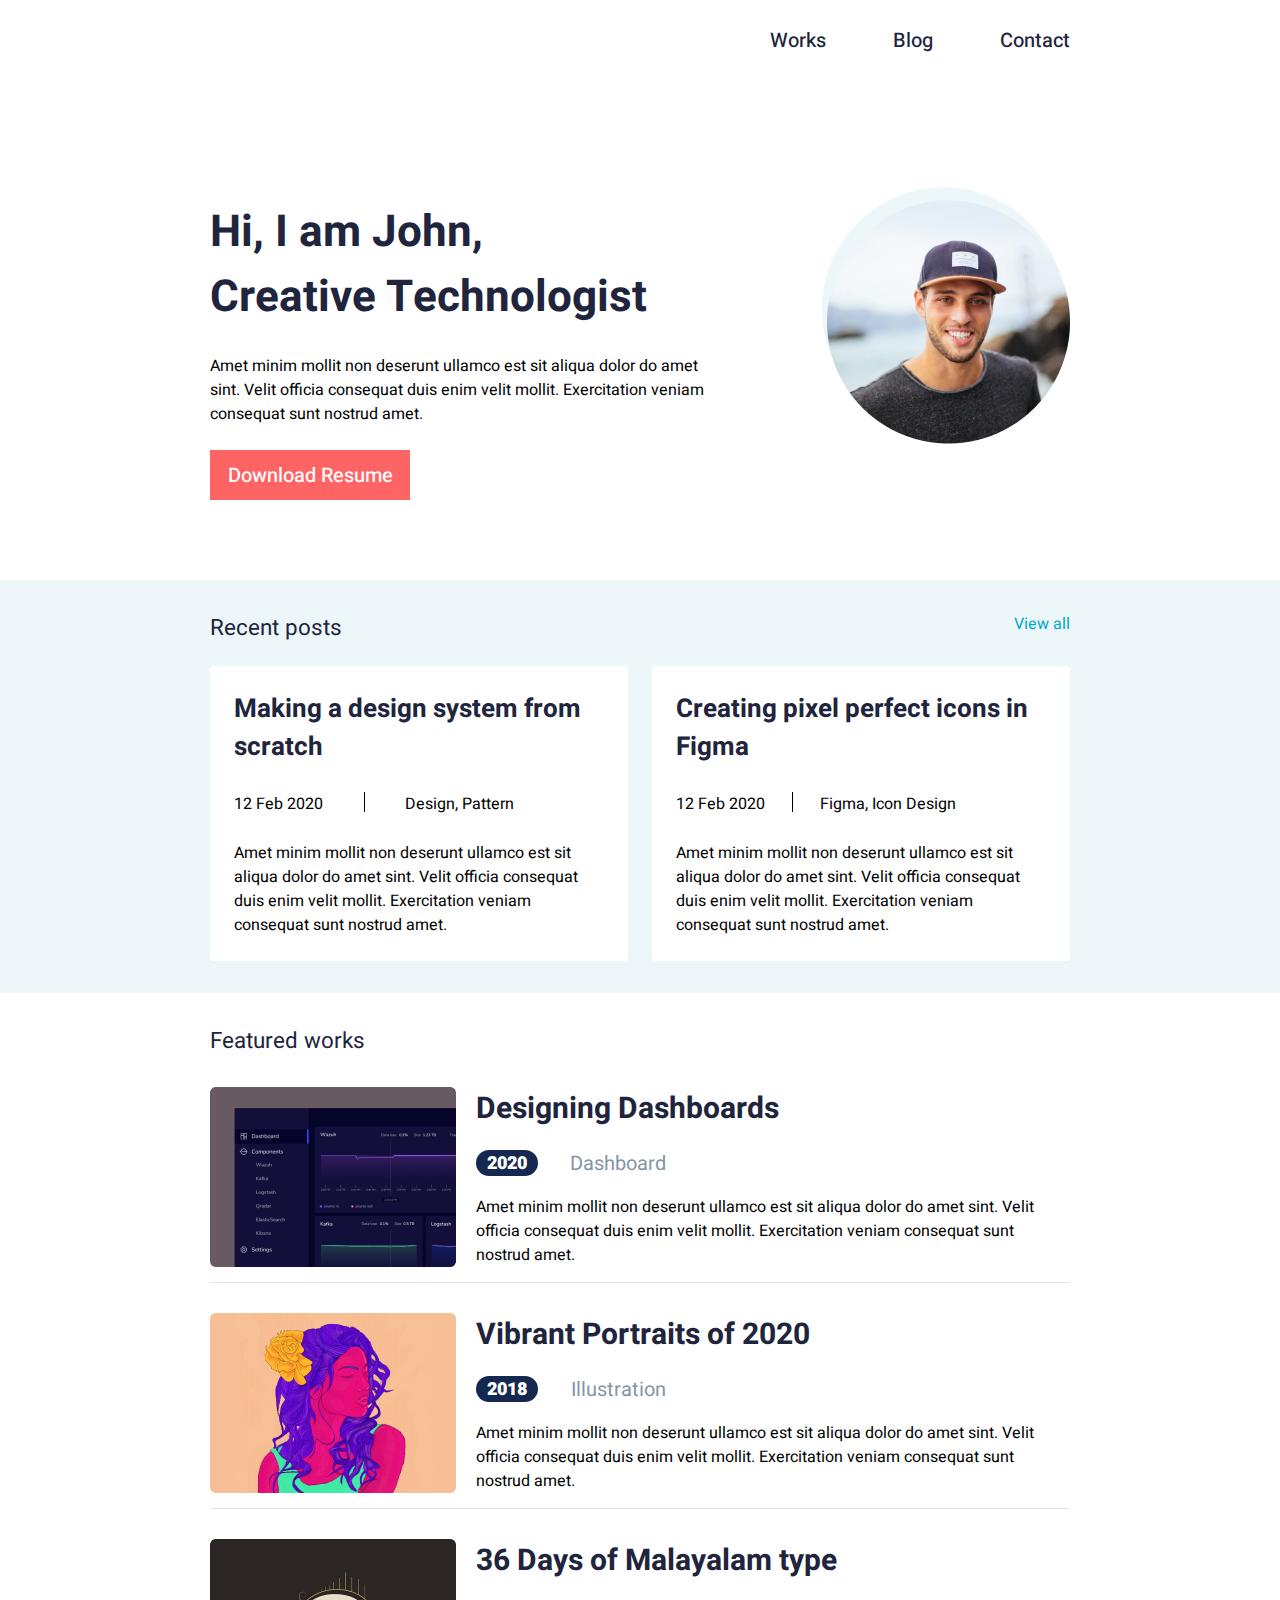
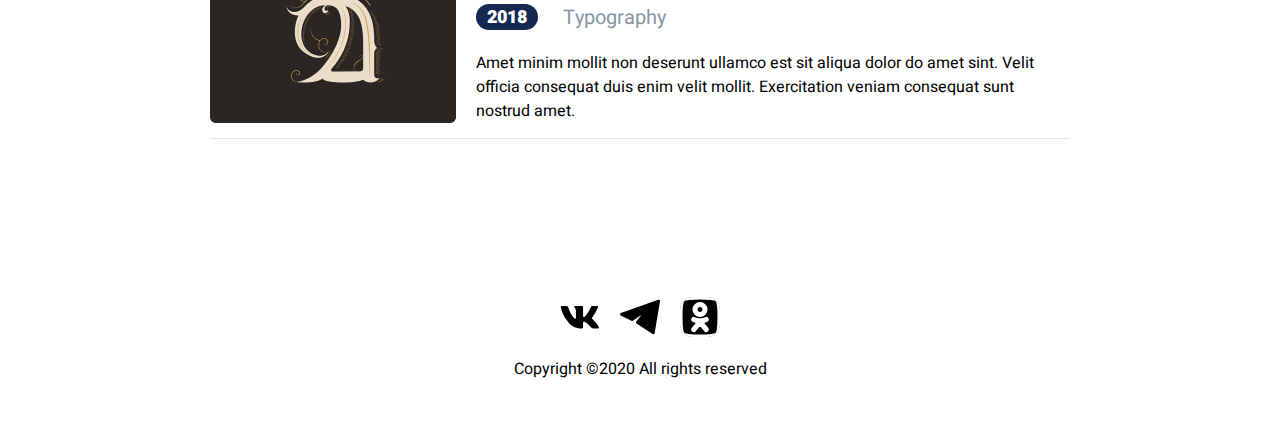
<file: index.html>
<!DOCTYPE html>
<html lang="ru">
<head>
    <meta charset="UTF-8">
    <meta http-equiv="X-UA-Compatible" content="IE=edge">
    <meta name="viewport" content="width=device-width, initial-scale=1.0">
    <link rel="stylesheet" href="css/style.css">
    <link rel="preconnect" href="https://fonts.googleapis.com">
    <link rel="preconnect" href="https://fonts.gstatic.com" crossorigin>
    <link href="https://fonts.googleapis.com/css2?family=Heebo:wght@300;400;500;600;700;800;900&display=swap" rel="stylesheet">
    <title>John</title>
</head>
    <body>
        <main>
            <div class="container">
                <header>
                    <ul class="menu">
                        <li><a href="work.html">Works</a></li>
                        <li><a href="blogs.html">Blog</a></li>
                        <li><a href="#">Contact</a></li>
                    </ul>
                    <button class="burger" onclick="toggleMenu()">
                        <span class="line line-1"></span>
                        <span class="line line-2"></span>
                        <span class="line line-3"></span>
                    </button>
                </header>
            </div>

            <div class="container">
                <div class="content">
                    <div class="content-left">
                        <h1>Hi, I am John,<br> Creative Technologist</h1>
                        <p>Amet minim mollit non deserunt ullamco est sit aliqua dolor 
                            do amet sint. Velit officia consequat duis enim velit mollit. 
                            Exercitation veniam consequat sunt nostrud amet.</p>
                        <button>Download Resume</button>
                    </div>
                    <div class="content-right">
                        <img src="img/men.png" alt="John">
                    </div>
                </div>
            </div>

            <section class="recent">
                <div class="container">
                    <div class="recent-header">
                        <h3>Recent posts</h3>
                        <a href="" class="all"> View all</a>
                    </div>
                    <div class="recent-container">
                        <div class="recent-card-conteiner">
                            <h3>Making a design system from scratch</h3>
                            <div class="description">
                                <p>12 Feb 2020</p>
                                <span class="line"></span>
                                <p>Design, Pattern</p>
                            </div>
                            <p>Amet minim mollit non deserunt ullamco est
                            sit aliqua dolor do amet sint. Velit officia 
                            consequat duis enim velit mollit. Exercitation veniam consequat
                            sunt nostrud amet.
                            </p>
                        </div>

                        <div class="recent-card-conteiner">
                            <h3>Creating pixel perfect icons in Figma</h3>
                            <div class="description">
                                <p>12 Feb 2020</p>
                                <span class="line"></span>
                                <p>Figma, Icon Design</p>
                            </div>
                            <p>Amet minim mollit non deserunt ullamco est sit aliqua
                                dolor do amet sint. Velit officia consequat duis enim velit mollit.
                                Exercitation veniam consequat sunt nostrud amet.
                            </p>
                        </div>
                    </div>

                </div>
            </section>

            <section class="works">
                <div class="container">
                    <div class="works-header">
                        <h3>Featured works</h3>
                    </div>
                    <div class="works-card-container">
                        <img src="img/Designing.png" alt="1"/>
                        <div class="works-card-description">
                            <h3>Designing Dashboards</h3>
                            <div class="description">
                                <div class="date">2020</div>
                                <div class="tag">Dashboard</div>
                            </div>
                            <p>
                                Amet minim mollit non deserunt ullamco est sit 
                                aliqua dolor do amet sint. Velit officia consequat duis 
                                enim velit mollit. Exercitation veniam consequat sunt nostrud amet.
                            </p>
                        </div>
                    </div>
                    <div class="works-card-container">
                        <img src="img/Vibrant.png" alt="1"/>
                        <div class="works-card-description">
                            <h3>Vibrant Portraits of 2020</h3>
                            <div class="description">
                                <div class="date">2018</div>
                                <div class="tag">Illustration</div>
                            </div>
                            <p>
                                Amet minim mollit non deserunt ullamco est sit aliqua dolor 
                                do amet sint. Velit officia consequat duis enim velit mollit. 
                                Exercitation veniam consequat sunt nostrud amet.
                            </p>
                        </div>
                    </div>
                    <div class="works-card-container">
                        <img src="img/36 Days.png" alt="1"/>
                        <div class="works-card-description">
                            <h3>36 Days of Malayalam type</h3>
                            <div class="description">
                                <div class="date">2018</div>
                                <div class="tag">Typography</div>
                            </div>
                            <p>
                                Amet minim mollit non deserunt ullamco est sit aliqua dolor 
                                do amet sint. Velit officia consequat duis enim velit mollit. 
                                Exercitation veniam consequat sunt nostrud amet.
                            </p>
                        </div>
                    </div>
                </div>
            </section>

            <footer>
                <nav>
                    <ul>
                        <li><a href="#">
                            <div class="vk"></div>
                        </a></li>
                        <li><a href="#">
                            <div class="tg"></div>
                        </a></li>
                        <li><a href="#">
                            <div class="ok"></div>
                        </a></li>
                    </ul>
                </nav>
                <p>Copyright ©2020 All rights reserved </p>
            </footer>
        </main>
        <script src="js/script.js"></script>  
</body>
</html>
</file>
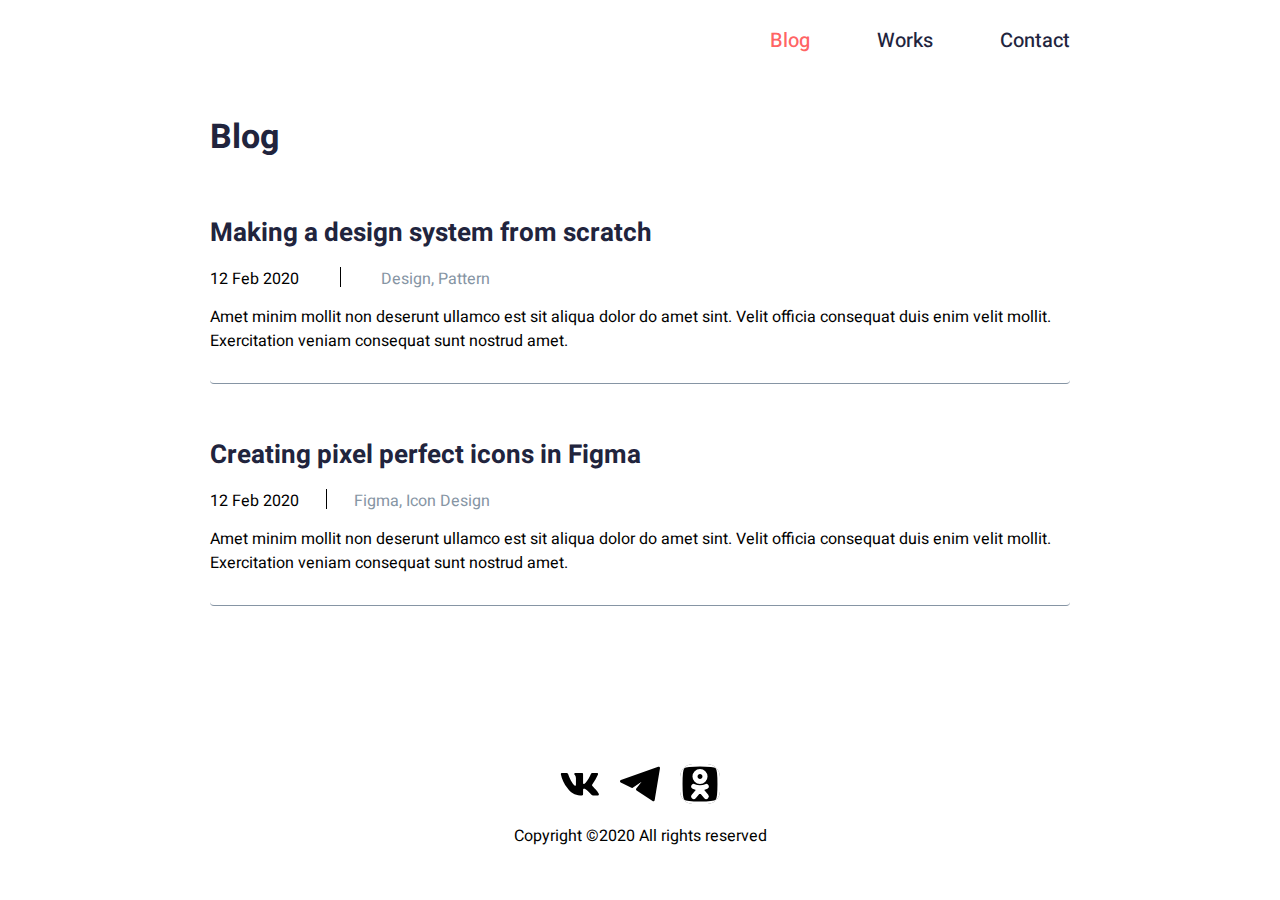
<file: blogs.html>
<!DOCTYPE html>
<html lang="en">
<head>
    <meta charset="UTF-8">
    <meta http-equiv="X-UA-Compatible" content="IE=edge">
    <meta name="viewport" content="width=device-width, initial-scale=1.0">
    <link rel="stylesheet" href="css/style.css">
    <link rel="preconnect" href="https://fonts.googleapis.com">
    <link rel="preconnect" href="https://fonts.gstatic.com" crossorigin>
    <link href="https://fonts.googleapis.com/css2?family=Heebo:wght@300;400;500;600;700;800;900&display=swap" rel="stylesheet">
    <title>Blogs</title>
</head>
<body>
    <main>
        <div class="container">
            <header>
                <ul class="menu">
                    <li><a href="#"class="active">Blog</a></li>
                    <li><a href="#" >Works</a></li>
                    <li><a href="#">Contact</a></li>
                </ul>
                <button class="burger" onclick="toggleMenu()">
                    <span class="line line-1"></span>
                    <span class="line line-2"></span>
                    <span class="line line-3"></span>
                </button>
            </header>

            <section class="recent blogs">
                <div class="container">
                    <div class="recent-header section-header">
                        <h2>Blog</h2>
                    </div>
                    <div class="recent-container">
                        <div class="recent-card-conteiner">
                            <h3>Making a design system from scratch</h3>
                            <div class="description">
                                <p>12 Feb 2020</p>
                                <span class="line"></span>
                                <p>Design, Pattern</p>
                            </div>
                            <p>Amet minim mollit non deserunt ullamco est
                            sit aliqua dolor do amet sint. Velit officia 
                            consequat duis enim velit mollit. Exercitation veniam consequat
                            sunt nostrud amet.
                            </p>
                        </div>

                        <div class="recent-card-conteiner">
                            <h3>Creating pixel perfect icons in Figma</h3>
                            <div class="description">
                                <p>12 Feb 2020</p>
                                <span class="line"></span>
                                <p>Figma, Icon Design</p>
                            </div>
                            <p>Amet minim mollit non deserunt ullamco est sit aliqua
                                dolor do amet sint. Velit officia consequat duis enim velit mollit.
                                Exercitation veniam consequat sunt nostrud amet.
                            </p>
                        </div>
                    </div>

                </div>
            </section>
        </div>
        
        <footer>
            <nav>
                <ul>
                    <li><a href="#">
                        <div class="vk"></div>
                    </a></li>
                    <li><a href="#">
                        <div class="tg"></div>
                    </a></li>
                    <li><a href="#">
                        <div class="ok"></div>
                    </a></li>
                </ul>
            </nav>
            <p>Copyright ©2020 All rights reserved </p>
        </footer>
    </main>
    <script src="js/script.js"></script> 
</body>
</html>
</file>
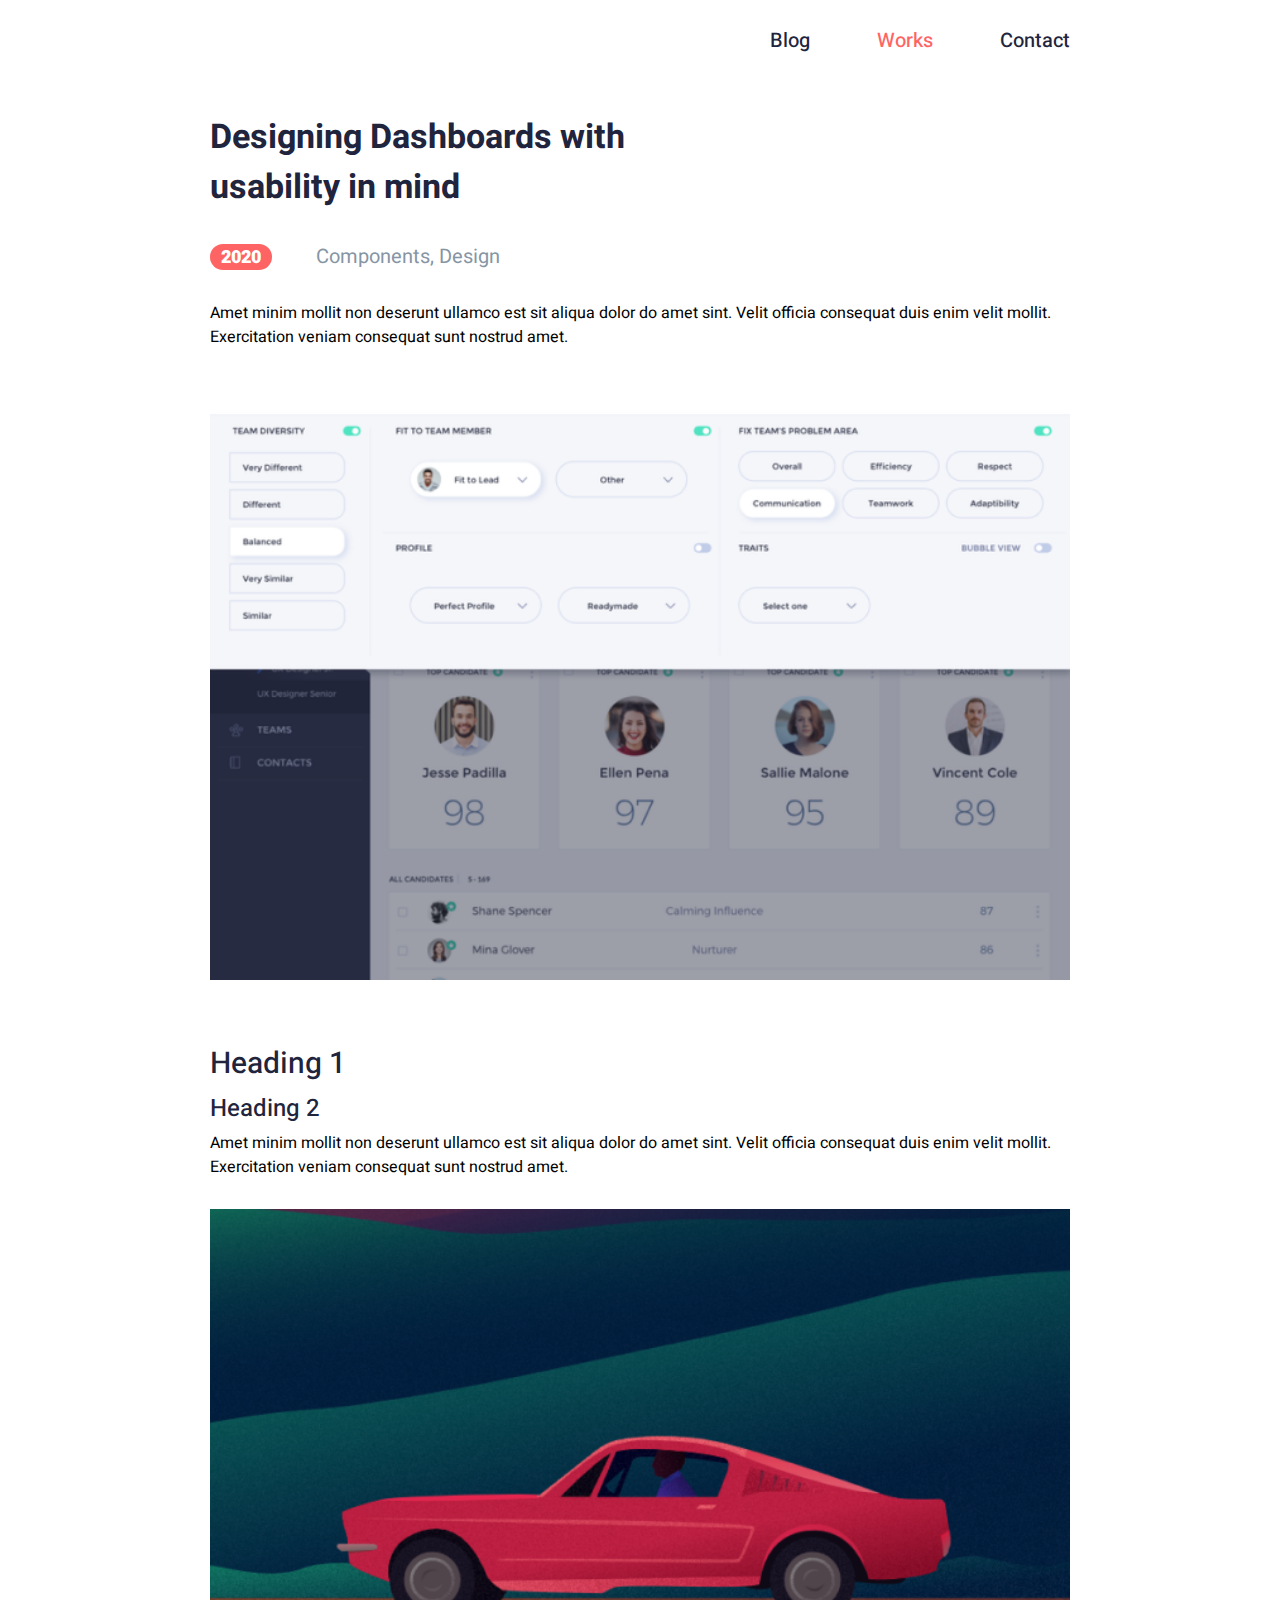
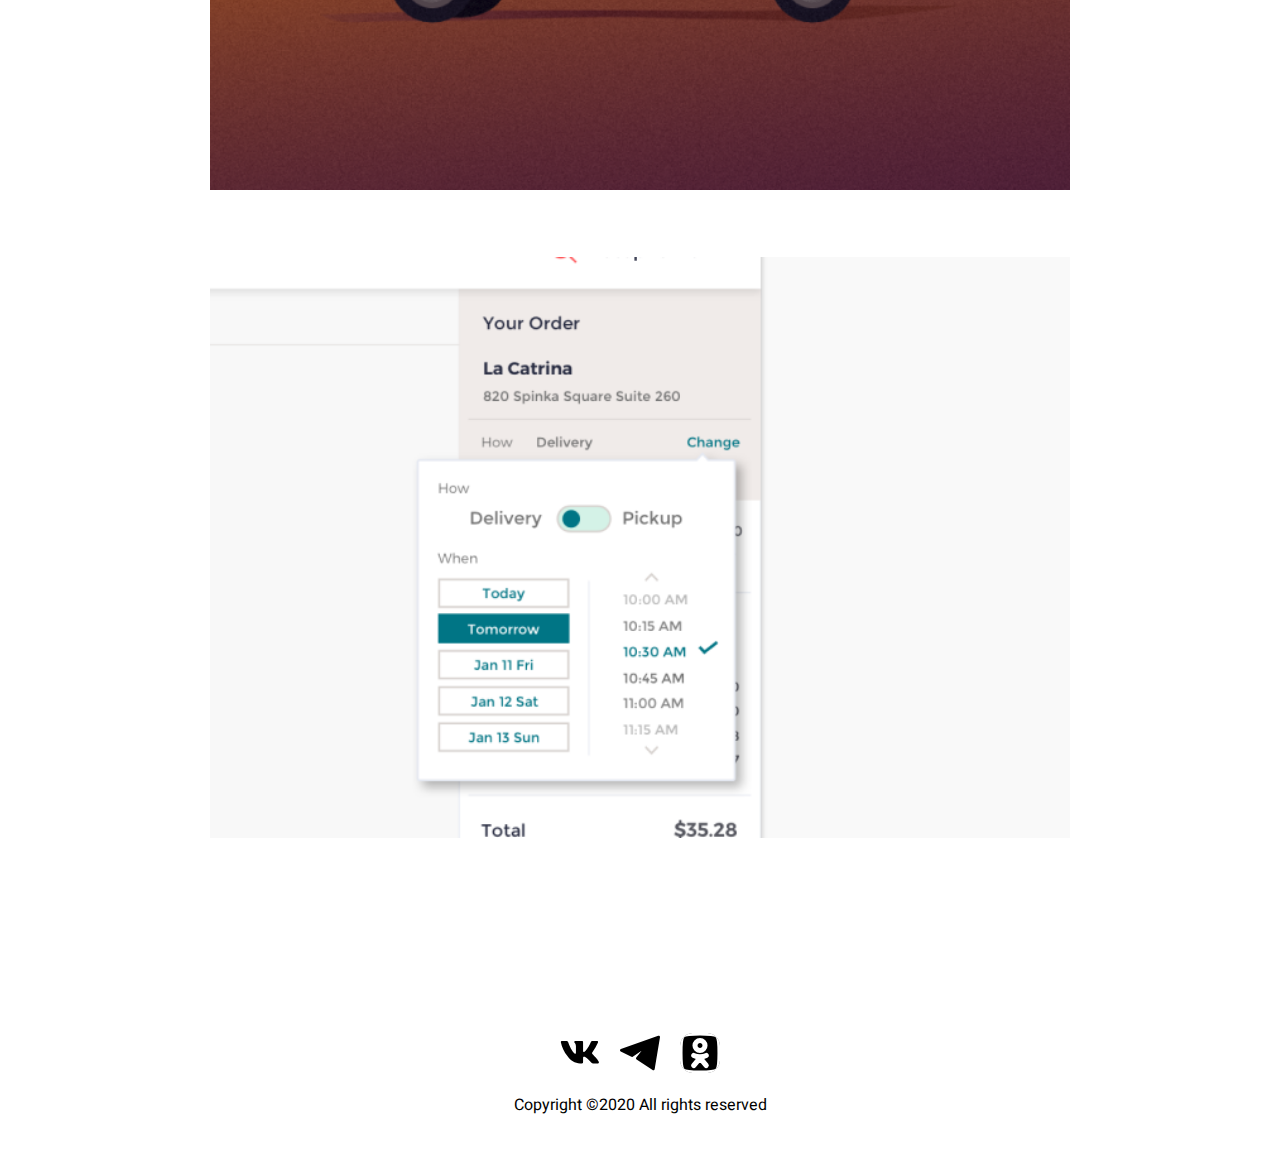
<file: work-detail.html>
<!DOCTYPE html>
<html lang="en">
<head>
    <meta charset="UTF-8">
    <meta http-equiv="X-UA-Compatible" content="IE=edge">
    <meta name="viewport" content="width=device-width, initial-scale=1.0">
    <link rel="stylesheet" href="css/style.css">
    <link rel="preconnect" href="https://fonts.googleapis.com">
    <link rel="preconnect" href="https://fonts.gstatic.com" crossorigin>
    <link href="https://fonts.googleapis.com/css2?family=Heebo:wght@300;400;500;600;700;800;900&display=swap" rel="stylesheet">
    <title>Work details</title>
</head>
<body>
    <main>
        <div class="container">
            <header>
                <ul class="menu">
                    <li><a href="index.html">Blog</a></li>
                    <li><a href="#" class="active">Works</a></li>
                    <li><a href="#">Contact</a></li>
                </ul>
                <button class="burger" onclick="toggleMenu()">
                    <span class="line line-1"></span>
                    <span class="line line-2"></span>
                    <span class="line line-3"></span>
                </button>
            </header>

            <section class="works work-detailed">
                <div class="container">
                    <div class="works-header section-header">
                        <h2>Designing Dashboards with <br>usability in mind</h2>
                        <div class="description">
                            <div class="date">2020</div>
                            <div class="tag">Components, Design</div>
                        </div>
                    </div>
                    <P>Amet minim mollit non deserunt ullamco est sit aliqua dolor do amet sint. 
                        Velit officia consequat duis enim velit mollit. Exercitation veniam consequat 
                        sunt nostrud amet.
                    </P>
                    <img src="img/work/img-1.png" alt="1" class="first-img">
                    <h3>Heading 1</h3>
                    <h4>Heading 2</h4>
                    <p>Amet minim mollit non deserunt ullamco est sit aliqua dolor do amet sint. 
                        Velit officia consequat duis enim velit mollit. 
                        Exercitation veniam consequat sunt nostrud amet.
                    </p>
                    <img src="img/work/img-2.png" alt="2">
                    <img src="img/work/img-3.png" alt="2">
                </div>
            </section>
        </div>
        
        <footer>
            <nav>
                <ul>
                    <li><a href="#">
                        <div class="vk"></div>
                    </a></li>
                    <li><a href="#">
                        <div class="tg"></div>
                    </a></li>
                    <li><a href="#">
                        <div class="ok"></div>
                    </a></li>
                </ul>
            </nav>
            <p>Copyright ©2020 All rights reserved </p>
        </footer>
    </main>
    <script src="js/script.js"></script> 
</body>
</html>
</file>
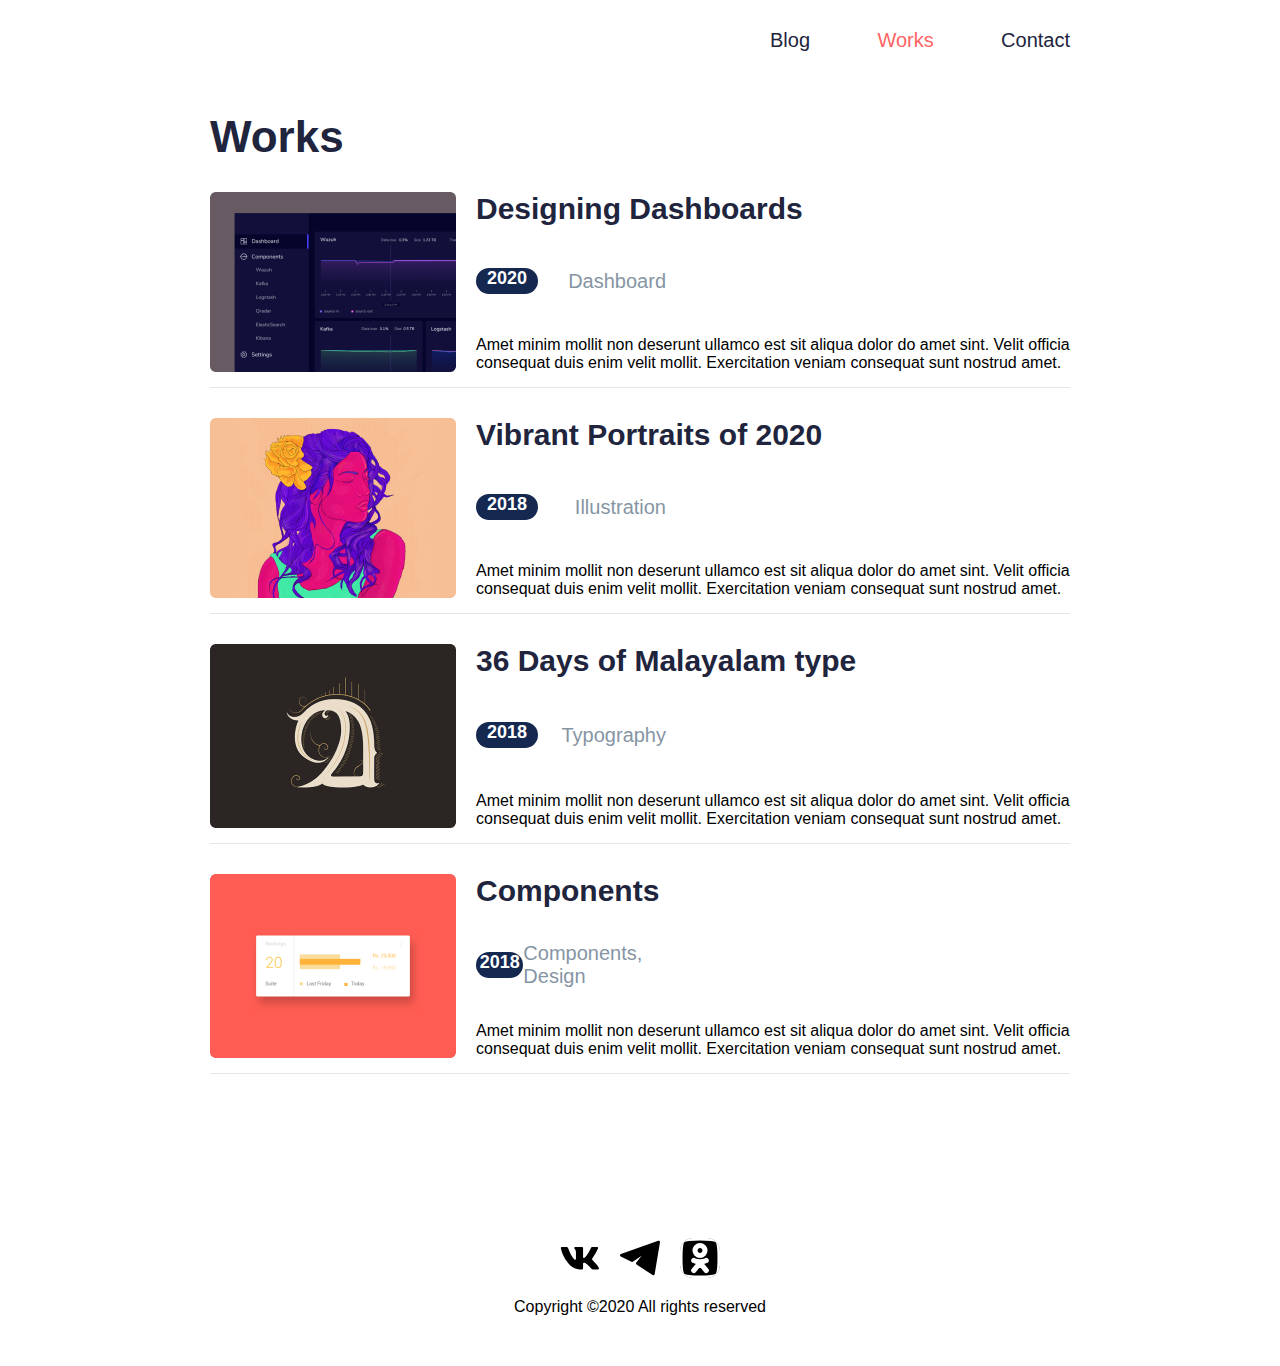
<file: work.html>
<!DOCTYPE html>
<html lang="en">
<head>
    <meta charset="UTF-8">
    <meta http-equiv="X-UA-Compatible" content="IE=edge">
    <meta name="viewport" content="width=device-width, initial-scale=1.0">
    <link rel="stylesheet" href="css/style.css">
    <title>Works</title>
</head>
<body>
    <main>
        <div class="container">
            <header>
                <ul class="menu">
                    <li><a href="index.html">Blog</a></li>
                    <li><a href="#" class="active">Works</a></li>
                    <li><a href="#">Contact</a></li>
                </ul>
                <button class="burger" onclick="toggleMenu()">
                    <span class="line line-1"></span>
                    <span class="line line-2"></span>
                    <span class="line line-3"></span>
                </button>
            </header>

            <section class="works">
                <div class="container">
                    <div class="works-header">
                        <h1>Works</h1>
                    </div>
                    <div class="works-card-container">
                        <img src="img/Designing.png" alt="1"/>
                        <div class="works-card-description">
                            <h3>Designing Dashboards</h3>
                            <div class="description">
                                <div class="date">2020</div>
                                <div class="tag">Dashboard</div>
                            </div>
                            <p>
                                Amet minim mollit non deserunt ullamco est sit 
                                aliqua dolor do amet sint. Velit officia consequat duis 
                                enim velit mollit. Exercitation veniam consequat sunt nostrud amet.
                            </p>
                        </div>
                    </div>
                    <div class="works-card-container">
                        <img src="img/Vibrant.png" alt="1"/>
                        <div class="works-card-description">
                            <h3>Vibrant Portraits of 2020</h3>
                            <div class="description">
                                <div class="date">2018</div>
                                <div class="tag">Illustration</div>
                            </div>
                            <p>
                                Amet minim mollit non deserunt ullamco est sit aliqua dolor 
                                do amet sint. Velit officia consequat duis enim velit mollit. 
                                Exercitation veniam consequat sunt nostrud amet.
                            </p>
                        </div>
                    </div>
                    <div class="works-card-container">
                        <img src="img/36 Days.png" alt="1"/>
                        <div class="works-card-description">
                            <h3>36 Days of Malayalam type</h3>
                            <div class="description">
                                <div class="date">2018</div>
                                <div class="tag">Typography</div>
                            </div>
                            <p>
                                Amet minim mollit non deserunt ullamco est sit aliqua dolor 
                                do amet sint. Velit officia consequat duis enim velit mollit. 
                                Exercitation veniam consequat sunt nostrud amet.
                            </p>
                        </div>
                    </div>

                    <div class="works-card-container">
                        <img src="img/last.png" alt="1"/>
                        <div class="works-card-description">
                            <h3>Components</h3>
                            <div class="description">
                                <div class="date">2018</div>
                                <div class="tag">Components, Design</div>
                            </div>
                            <p>
                                Amet minim mollit non deserunt ullamco est sit aliqua dolor 
                                do amet sint. Velit officia consequat duis enim velit mollit. 
                                Exercitation veniam consequat sunt nostrud amet.
                            </p>
                        </div>
                    </div>
                </div>
            </section>
        </div>
        
        <footer>
            <nav>
                <ul>
                    <li><a href="#">
                        <div class="vk"></div>
                    </a></li>
                    <li><a href="#">
                        <div class="tg"></div>
                    </a></li>
                    <li><a href="#">
                        <div class="ok"></div>
                    </a></li>
                </ul>
            </nav>
            <p>Copyright ©2020 All rights reserved </p>
        </footer>
    </main>
    <script src="js/script.js"></script> 
</body>
</html>
</file>
<file: css/style.css>
body{
    font-family: 'Heebo', sans-serif;
}
:root{
    font-size: 16px;
    --main-color:#21243D;
    --primary-color:#FF6464;
    --secondary-color:#00A8CC;
    --dark-blue: #142850;
    --bg-lightblue: #EDF7FA;
    --border-grey:  #E5E5E5;
    --grey-color: #8695A4;
}
body,html,main{
    overflow-x: hidden;
}
*{
    font-family: 'Heebo', sans-serif;
    box-sizing: border-box;
    margin: 0;
    padding: 0;
}
section h3{
    font-size: 1.4rem;
    font-weight: 400;
}
h1{
    font-size: 2.75rem;
}
p{
    font-size: 16px;
}
section.work-detailed h3, section.work-detailed h4{
    font-weight: 500;
    margin: 5px 0;
}
section.work-detailed h3{
    font-size: 1.875rem;
}
section.work-detailed h4{
    font-size: 1.5rem;
}
h1,h2,h3,h4{
    color:var(--main-color);
}
 .content button{
    width: 200px;
    height: 50px;
    background: var(--primary-color);
    border: none;
    font-size: 1.25rem;
    font-weight: 500;
    color: white;
}
.container{
    width: 860px;
    max-width: 100%;
    margin: 0 auto;
}
header{
    width: 100%;
    height: 80px;

    display: flex;
    justify-content:flex-end ;
    align-items: center;
}
h3 a{
    color: inherit;
    text-decoration: none;
}
header ul{
    display: flex;
    list-style: none;
    width: 300px;
    font-size: 1.25rem;
    font-weight: 500;
    justify-content: space-between;
}
header ul li a{
    text-decoration: none;
    color: var(--main-color);
}
header ul li a.active{
    color: var(--primary-color);
}
.content{
    margin-top: 120;
    margin: 120px 0 80px 0;
    display: flex;
    justify-content: space-between;
    min-height: 300px;
}
.content .content-left{
    display: flex;
    flex-direction: column;
    justify-content: space-between;
    width: 60%;
}
.content .content-left h1{
    font-size: 2.75rem;
}
.section.works .works-header h1{
    font-size: 2.75rem;
}
.content .content-right img{
    filter: drop-shadow(-5px -13px 0px #EDF7FA);
}
section{
    padding: 32px 0;
}
.section-header h2{
    font-size: 2.125rem;
}
section.recent.blogs{
    background: white;
}
section.recent.blogs .recent-container{
    flex-direction: column;
}
section.recent.blogs .recent-container .recent-card-conteiner{
    padding: 30px 0;
    max-width: fit-content;
    min-height: auto;
    height: 200px;

    border-bottom: 1px solid var(--grey-color);
}
section.recent.blogs .recent-container .recent-card-conteiner .description p:nth-child(3){
    color: var(--grey-color);
}
section a.all{
    color: var(--secondary-color);
    text-decoration:none;
}
section.recent{
    background-color: var(--bg-lightblue);
}

section.recent .recent-header{
    display: flex;
    justify-content: space-between;
}
section.works .works-header .description{
    display: flex;
}
.works-header .description{
    display: flex;
    justify-content: space-between;
    width: 290px;
    align-items: center;
    margin-top: 30px;
    margin-bottom: 30px;
}

.works-header .description .date{
    width: 62px;
    height: 26px;
    background-color: var(--primary-color);
    border-radius: 16px;
    color: white;
    font-size: 1.125rem;
    font-weight: 900;
    text-align: center;
}
.works-header .description .tag{
    font-size: 1.25rem;
    color: var(--grey-color);
}
section.recent .recent-card-conteiner{
    max-width: 418px;
    min-height: 295px;
    background-color: #fff;
    border-radius: 4px;
    padding: 24px;
    display: flex;
    flex-direction: column;
    justify-content: space-between;
    margin-top: 22px;

}
section.recent .recent-card-conteiner h3{
    font-size: 1.625rem;
    font-weight: 700;
}
section.recent .recent-card-conteiner .description{
display: flex;
justify-content: space-between;
width: 280px;
}
section.recent .recent-card-conteiner .description .line{
    width: 1px;
    height: 20px;
    background-color: black;
}
section.recent .recent-container {
    display: flex;
    justify-content: space-between;
}
.works-card-container{
    display: flex;
    padding-bottom: 15px;

    margin-top: 30px;
    border-bottom: 1px solid var(--border-grey);
}
.works-card-container img{
    margin-right: 20px;
}
.works-card-container .works-card-description{
    display: flex;
    flex-direction: column;
    justify-content: space-between;
}
.works-card-container .works-card-description .description{
    display: flex;
    justify-content: space-between;
    width: 190px;
    align-items: center;
}
.works-card-container .works-card-description h3{
    font-size: 1.875rem;
    font-weight: 700;
}
.works-card-container .works-card-description .description .date{
    width: 62px;
    height: 26px;
    background-color: #142850;
    border-radius: 16px;
    color: white;
    font-size: 1.125rem;
    font-weight: 900;
    text-align: center;
}
.works-card-container .works-card-description .description .tag{
    font-size: 1.25rem;
    color: var(--grey-color);
}
footer{
    height: 260px;
    display: flex;
    flex-direction: column;
    justify-content: flex-end;
    padding-bottom:50px;
    align-items: center;
}
footer nav ul{
    display: flex;
    width: 160px;
    justify-content: space-between;
    list-style: none;
}
.vk,
.tg,
.ok{
    height: 40px;
    width: 40px;
    background-position: center center;
    background-size: contain;
    background-repeat: no-repeat;
    margin-bottom: 20px;
}
.vk{
    background-image: url('../img/wk.svg');
}
.ok{
    background-image: url('../img/ok.svg');
}
.tg{
    background-image: url('../img/tg.svg');
}
.work-detailed img{
    margin: 30px 0;
    width: 100%;
}
.work-detailed img.first-img{
    margin: 50px 0;
}

@media screen and (max-width:900px){
    .container{
        max-width: 90%;
    }
    section .recent .recent-card-conteiner{
        max-width: 48%;
    }
}
@media screen and (max-width:678px){
    .content{
        flex-direction: column-reverse;
        align-items: center;
        margin-top: 33px;
    }
    .content .content-left{
        width: 70%;
        text-align: center;
        align-items: center;
        margin-top: 33px;

    }
    .content .content-left button{
        margin-top: 36px;

    }
    section.works .works-header h3,
    section.recent .recent-header{
        text-align: center;


    }
    section.recent .recent-header{
        justify-content: center;
    }
    section.recent a.all{
        display: none;
    }
    section.recent .recent-container{
        flex-direction: column;
        align-items: center;

    }
    section.recent .recent-card-container{
        max-width: 354px;

    }
    section.works .works-card-container{
        flex-direction: column;
        max-width: 354px;
        margin-left: auto;
        margin-right: auto;
    }
    section.works .works-card-container .works-card-description{
        min-height: 180px;
        margin-top: 12px;
    }
    :root{
        font-size: 14px;
    }
}
button.burger{
    border: none;
    width: 40px;
    height: 28px;
    background:white;
    display: none;
    flex-direction: column;
    justify-content: space-between;
    align-items: center;

    transform: translateX(0px);
    transition: .3s;
}
button.burger.open{
    transform: translateX(-20px);
}
button.burger .line{
    display: block;
    width: 100%;
    height: 2px;
    background-color: black;
    transition: .3s;
}
button.burger.open .line-2{
    width: 0px;
}
button.burger.open .line-1{
   transform: rotateZ(45deg) translateX(45%);
}
button.burger.open .line-3{
    transform: rotateZ(-45deg) translateX(45%);
}
@media screen and (max-width:576px){
    header ul{
        top: 100px;
        position: absolute;
        flex-direction: column;
        align-items: flex-end;
        height: 200px;
        background: white;
        z-index: 2;
        padding: 20px 10px;
        width: 100px;

        transform: translateY(100%);
        opacity: 0;
        pointer-events: none;

        transition: .3s;
    }
    header ul.menu.open{
        transform: translateY(0);
        opacity: 1;
        pointer-events: all;
    }
    button.burger{
        display: flex;
    }
}
</file>
